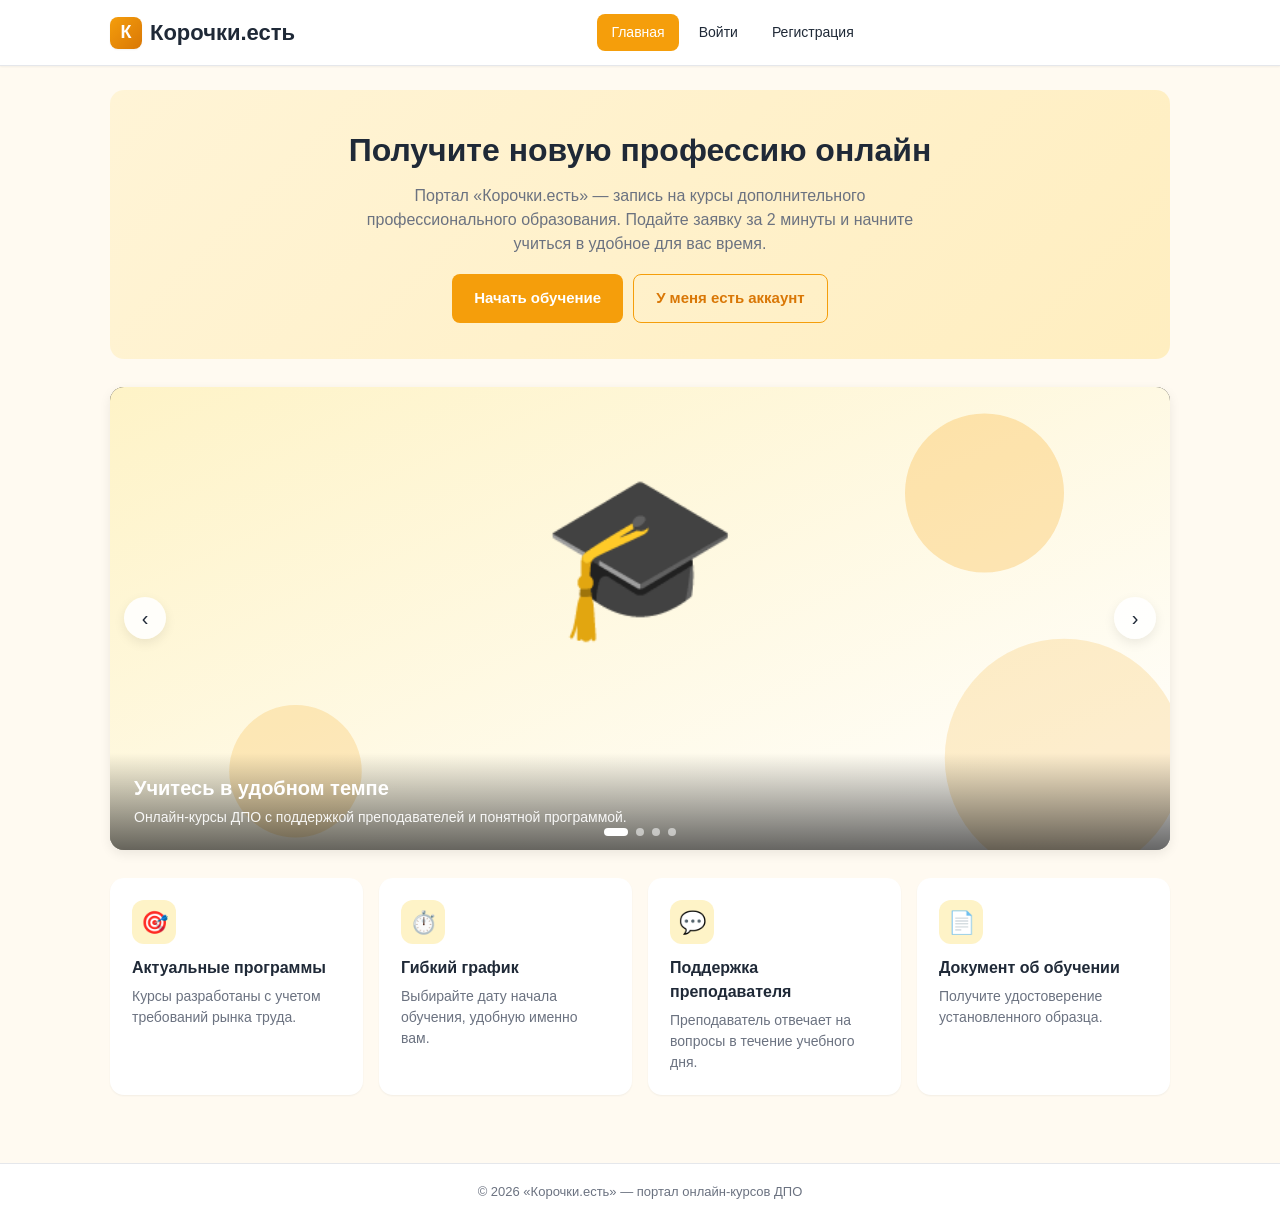
<file: index.html>
<!doctype html>
<html lang="ru">
  <head>
    <meta charset="utf-8" />
    <meta
      name="viewport"
      content="width=device-width,initial-scale=1,viewport-fit=cover"
    />
    <title>Корочки.есть — портал онлайн-курсов ДПО</title>
    <meta
      name="description"
      content="Запись на онлайн-курсы дополнительного профессионального образования"
    />
    <link rel="stylesheet" href="assets/css/style.css" />
  </head>
  <body>
    <header class="header" id="app-header"></header>

    <main class="main">
      <section class="hero">
        <h1>Получите новую профессию онлайн</h1>
        <p>
          Портал «Корочки.есть» — запись на курсы дополнительного
          профессионального образования. Подайте заявку за 2 минуты и начните
          учиться в удобное для вас время.
        </p>
        <div class="hero-cta">
          <a class="btn" href="register.html">Начать обучение</a>
          <a class="btn btn-outline" href="login.html">У меня есть аккаунт</a>
        </div>
      </section>

      <div class="slider" data-slider aria-roledescription="карусель"></div>

      <section class="features">
        <article class="feature">
          <div class="feature-icon">🎯</div>
          <h3>Актуальные программы</h3>
          <p>Курсы разработаны с учетом требований рынка труда.</p>
        </article>
        <article class="feature">
          <div class="feature-icon">⏱️</div>
          <h3>Гибкий график</h3>
          <p>Выбирайте дату начала обучения, удобную именно вам.</p>
        </article>
        <article class="feature">
          <div class="feature-icon">💬</div>
          <h3>Поддержка преподавателя</h3>
          <p>Преподаватель отвечает на вопросы в течение учебного дня.</p>
        </article>
        <article class="feature">
          <div class="feature-icon">📄</div>
          <h3>Документ об обучении</h3>
          <p>Получите удостоверение установленного образца.</p>
        </article>
      </section>
    </main>

    <footer class="footer" id="app-footer"></footer>

    <script src="assets/js/api.js"></script>
    <script src="assets/js/app.js"></script>
    <script src="assets/js/slider.js"></script>
  </body>
</html>
</file>
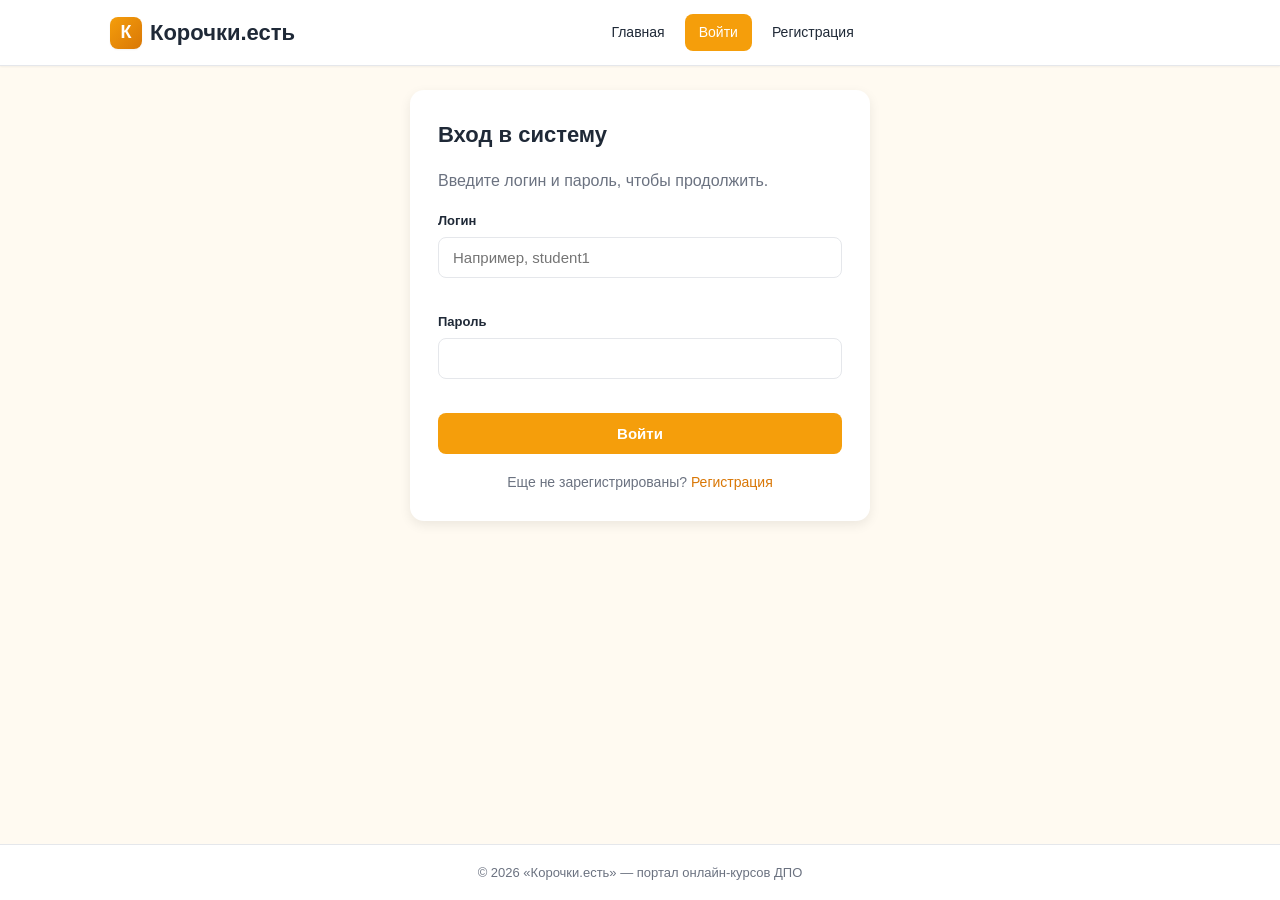
<file: admin.html>
<!doctype html>
<html lang="ru">
  <head>
    <meta charset="utf-8" />
    <meta
      name="viewport"
      content="width=device-width,initial-scale=1,viewport-fit=cover"
    />
    <title>Панель администратора — Корочки.есть</title>
    <link rel="stylesheet" href="assets/css/style.css" />
  </head>
  <body>
    <header class="header" id="app-header"></header>

    <main class="main">
      <h1 class="page-title">Панель администратора</h1>
      <p class="page-subtitle">
        Просмотр и обработка заявок пользователей. Изменяйте статус заявки по
        мере прохождения обучения.
      </p>

      <div class="toolbar">
        <input
          class="input"
          id="filter-search"
          placeholder="🔍 Поиск по ФИО / логину / курсу..."
        />
        <select class="select" id="filter-status">
          <option value="">Все статусы</option>
          <option value="Новая">Новая</option>
          <option value="Идет обучение">Идет обучение</option>
          <option value="Обучение завершено">Обучение завершено</option>
        </select>
        <select class="select" id="filter-course">
          <option value="">Все курсы</option>
        </select>
        <button class="btn btn-ghost" id="reset-filters">Сбросить</button>
      </div>

      <div id="summary" style="font-size:13.5px;color:var(--text-muted);margin-bottom:10px;"></div>

      <div class="table-wrap">
        <table class="table">
          <thead>
            <tr>
              <th>Пользователь</th>
              <th>Курс</th>
              <th>Дата начала</th>
              <th>Оплата</th>
              <th>Статус</th>
              <th>Создана</th>
              <th>Действия</th>
            </tr>
          </thead>
          <tbody id="tbody"></tbody>
        </table>
      </div>

      <div class="pagination" id="pagination"></div>
    </main>

    <footer class="footer" id="app-footer"></footer>

    <script src="assets/js/api.js"></script>
    <script src="assets/js/app.js"></script>
    <script>
      (function () {
        const Api = window.KorApi;
        const App = window.KorApp;
        const session = App.requireAuth('admin');
        if (!session) return;

        const PAGE_SIZE = 7;

        const searchEl = document.getElementById('filter-search');
        const statusEl = document.getElementById('filter-status');
        const courseEl = document.getElementById('filter-course');
        const resetBtn = document.getElementById('reset-filters');
        const tbody = document.getElementById('tbody');
        const pagination = document.getElementById('pagination');
        const summary = document.getElementById('summary');

        Api.COURSES.forEach((c) => {
          const opt = document.createElement('option');
          opt.value = c;
          opt.textContent = c;
          courseEl.appendChild(opt);
        });

        let all = [];
        let page = 1;

        function badge(status) {
          if (status === 'Новая') return '<span class="badge badge-new">Новая</span>';
          if (status === 'Идет обучение')
            return '<span class="badge badge-progress">Идет обучение</span>';
          return '<span class="badge badge-done">Обучение завершено</span>';
        }

        function filtered() {
          const q = searchEl.value.trim().toLowerCase();
          const status = statusEl.value;
          const course = courseEl.value;
          return all.filter((a) => {
            if (status && a.status !== status) return false;
            if (course && a.course !== course) return false;
            if (q) {
              const haystack = [
                a.user?.fio,
                a.user?.login,
                a.user?.email,
                a.course,
              ]
                .filter(Boolean)
                .join(' ')
                .toLowerCase();
              if (!haystack.includes(q)) return false;
            }
            return true;
          });
        }

        function render() {
          const list = filtered();
          const totalPages = Math.max(1, Math.ceil(list.length / PAGE_SIZE));
          if (page > totalPages) page = totalPages;
          const slice = list.slice((page - 1) * PAGE_SIZE, page * PAGE_SIZE);

          summary.textContent = list.length
            ? `Показано ${slice.length} из ${list.length} ${pluralize(list.length, 'заявки', 'заявок', 'заявок')}`
            : 'Заявки не найдены';

          if (!slice.length) {
            tbody.innerHTML = `
              <tr><td colspan="7">
                <div class="empty">
                  <div class="empty-icon">🔍</div>
                  <p>По заданным фильтрам ничего не найдено.</p>
                </div>
              </td></tr>`;
          } else {
            tbody.innerHTML = slice
              .map((a) => {
                const user = a.user || { fio: '—', login: '—', email: '' };
                return `
                  <tr data-id="${a.id}">
                    <td>
                      <div style="font-weight:600;">${App.escapeHtml(user.fio)}</div>
                      <div style="font-size:12px;color:var(--text-muted);">${App.escapeHtml(user.login)}${user.email ? ' · ' + App.escapeHtml(user.email) : ''}</div>
                    </td>
                    <td>${App.escapeHtml(a.course)}</td>
                    <td>${App.escapeHtml(a.startDate)}</td>
                    <td>${App.escapeHtml(a.payment)}</td>
                    <td>${badge(a.status)}</td>
                    <td>${App.formatDate(a.createdAt)}</td>
                    <td>
                      <div class="table-actions">
                        ${actionButtonsFor(a)}
                      </div>
                    </td>
                  </tr>`;
              })
              .join('');
          }

          renderPagination(totalPages);
        }

        function actionButtonsFor(a) {
          const next = [];
          if (a.status === 'Новая') {
            next.push({ to: 'Идет обучение', label: '▶ Начать обучение' });
          } else if (a.status === 'Идет обучение') {
            next.push({ to: 'Обучение завершено', label: '✓ Завершить' });
            next.push({ to: 'Новая', label: '↺ Вернуть в новые', ghost: true });
          } else if (a.status === 'Обучение завершено') {
            next.push({ to: 'Идет обучение', label: '↺ Вернуть в обучение', ghost: true });
          }
          return next
            .map(
              (n) =>
                `<button class="btn ${n.ghost ? 'btn-ghost' : 'btn-outline'} btn-sm" data-status="${n.to}">${n.label}</button>`
            )
            .join('');
        }

        function renderPagination(totalPages) {
          if (totalPages <= 1) {
            pagination.innerHTML = '';
            return;
          }
          const buttons = [];
          buttons.push(
            `<button data-p="${page - 1}" ${page === 1 ? 'disabled' : ''}>‹</button>`
          );
          for (let i = 1; i <= totalPages; i++) {
            buttons.push(
              `<button data-p="${i}" class="${i === page ? 'active' : ''}">${i}</button>`
            );
          }
          buttons.push(
            `<button data-p="${page + 1}" ${page === totalPages ? 'disabled' : ''}>›</button>`
          );
          pagination.innerHTML = buttons.join('');
        }

        function pluralize(n, one, few, many) {
          const mod10 = n % 10;
          const mod100 = n % 100;
          if (mod10 === 1 && mod100 !== 11) return one;
          if (mod10 >= 2 && mod10 <= 4 && (mod100 < 10 || mod100 >= 20)) return few;
          return many;
        }

        pagination.addEventListener('click', (e) => {
          const btn = e.target.closest('button[data-p]');
          if (!btn || btn.disabled) return;
          page = parseInt(btn.dataset.p, 10);
          render();
          window.scrollTo({ top: 0, behavior: 'smooth' });
        });

        tbody.addEventListener('click', async (e) => {
          const btn = e.target.closest('button[data-status]');
          if (!btn) return;
          const row = btn.closest('tr[data-id]');
          const id = row?.dataset.id;
          if (!id) return;
          const newStatus = btn.dataset.status;
          try {
            await Api.setApplicationStatus(id, newStatus);
            App.toast(`Статус изменен: ${newStatus}`, 'success');
            const app = all.find((a) => a.id === id);
            if (app) app.status = newStatus;
            render();
          } catch (err) {
            App.toast(err.message, 'error');
          }
        });

        [searchEl, statusEl, courseEl].forEach((el) =>
          el.addEventListener('input', () => {
            page = 1;
            render();
          })
        );
        statusEl.addEventListener('change', () => {
          page = 1;
          render();
        });
        courseEl.addEventListener('change', () => {
          page = 1;
          render();
        });

        resetBtn.addEventListener('click', () => {
          searchEl.value = '';
          statusEl.value = '';
          courseEl.value = '';
          page = 1;
          render();
          App.toast('Фильтры сброшены', 'info');
        });

        async function load() {
          tbody.innerHTML =
            '<tr><td colspan="7"><div class="empty"><div class="spinner" style="border-color:#eee;border-top-color:#f59e0b;margin:0 auto;"></div><p style="margin-top:12px;">Загрузка заявок...</p></div></td></tr>';
          try {
            all = await Api.listAllApplications();
            render();
          } catch (err) {
            App.toast(err.message, 'error');
          }
        }

        load();
      })();
    </script>
  </body>
</html>
</file>
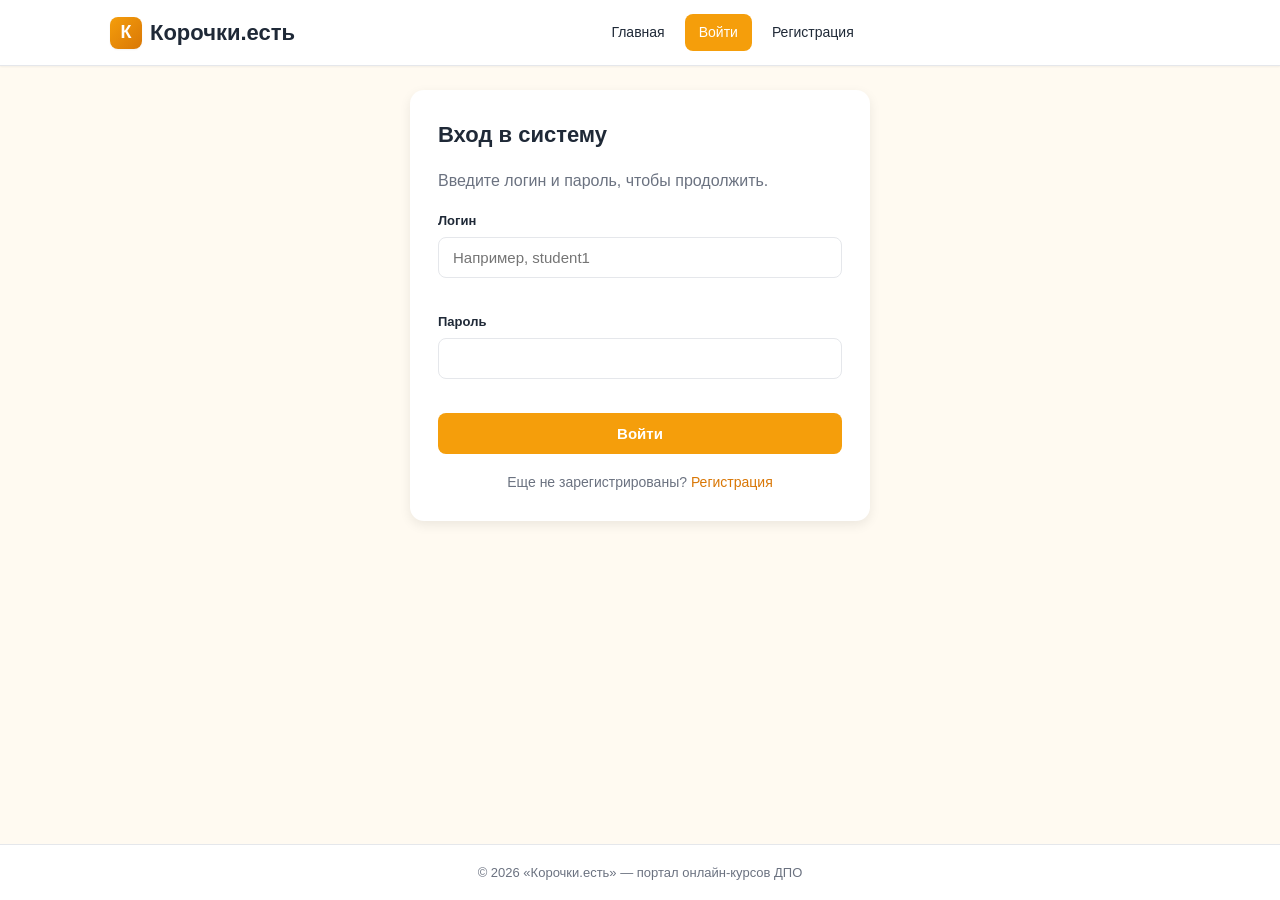
<file: applications.html>
<!doctype html>
<html lang="ru">
  <head>
    <meta charset="utf-8" />
    <meta
      name="viewport"
      content="width=device-width,initial-scale=1,viewport-fit=cover"
    />
    <title>Мои заявки — Корочки.есть</title>
    <link rel="stylesheet" href="assets/css/style.css" />
  </head>
  <body>
    <header class="header" id="app-header"></header>

    <main class="main">
      <div
        style="display:flex;justify-content:space-between;align-items:center;flex-wrap:wrap;gap:12px;margin-bottom:18px;"
      >
        <div>
          <h1 class="page-title">Мои заявки</h1>
          <p class="page-subtitle" style="margin-bottom:0;">
            Все ваши заявки на обучение и их статусы.
          </p>
        </div>
        <a class="btn" href="new-application.html">+ Новая заявка</a>
      </div>

      <div id="list" class="application-list"></div>
    </main>

    <footer class="footer" id="app-footer"></footer>

    <script src="assets/js/api.js"></script>
    <script src="assets/js/app.js"></script>
    <script>
      (function () {
        const Api = window.KorApi;
        const App = window.KorApp;
        const session = App.requireAuth('user');
        if (!session) return;

        const list = document.getElementById('list');

        function badgeFor(status) {
          if (status === 'Новая') return '<span class="badge badge-new">Новая</span>';
          if (status === 'Идет обучение')
            return '<span class="badge badge-progress">Идет обучение</span>';
          return '<span class="badge badge-done">Обучение завершено</span>';
        }

        function render(apps) {
          if (!apps.length) {
            list.innerHTML = `
              <div class="empty">
                <div class="empty-icon">📋</div>
                <h3>Заявок пока нет</h3>
                <p>Создайте первую заявку, чтобы начать обучение.</p>
                <p style="margin-top:14px;">
                  <a class="btn" href="new-application.html">Создать заявку</a>
                </p>
              </div>`;
            return;
          }

          list.innerHTML = apps
            .map((a) => {
              const isDone = a.status === 'Обучение завершено';
              const reviewBlock = a.review
                ? `<div class="application-review">
                     <strong>Ваш отзыв:</strong> ${App.escapeHtml(a.review)}
                   </div>`
                : '';
              const reviewBtn = isDone
                ? `<button class="btn btn-outline btn-sm" data-action="review" data-id="${a.id}">
                     ${a.review ? '✎ Изменить отзыв' : '★ Оставить отзыв'}
                   </button>`
                : `<button class="btn btn-ghost btn-sm" disabled title="Отзыв доступен после завершения обучения">
                     ★ Оставить отзыв
                   </button>`;

              return `
                <article class="application">
                  <div class="application-head">
                    <div class="application-course">${App.escapeHtml(a.course)}</div>
                    ${badgeFor(a.status)}
                  </div>
                  <div class="application-meta">
                    <span>📅 Начало: ${App.escapeHtml(a.startDate)}</span>
                    <span>💳 ${App.escapeHtml(a.payment)}</span>
                    <span>📝 Создана: ${App.formatDate(a.createdAt)}</span>
                  </div>
                  ${reviewBlock}
                  <div class="application-actions">
                    ${reviewBtn}
                  </div>
                </article>
              `;
            })
            .join('');
        }

        async function load() {
          list.innerHTML =
            '<div class="empty"><div class="spinner" style="border-color:#eee;border-top-color:#f59e0b;margin:0 auto;"></div><p style="margin-top:12px;">Загрузка...</p></div>';
          try {
            const apps = await Api.getMyApplications();
            render(apps);
          } catch (err) {
            App.toast(err.message, 'error');
          }
        }

        list.addEventListener('click', (e) => {
          const btn = e.target.closest('button[data-action="review"]');
          if (!btn) return;
          openReviewModal(btn.dataset.id);
        });

        function openReviewModal(appId) {
          App.modal({
            title: 'Отзыв о качестве образовательных услуг',
            body: `
              <p style="margin-bottom:10px;color:var(--text-muted);font-size:14px;">
                Поделитесь впечатлениями о курсе. Это поможет другим студентам.
              </p>
              <textarea
                class="textarea"
                id="review-text"
                placeholder="Что понравилось, что можно улучшить?"
                maxlength="600"
              ></textarea>
            `,
            confirmText: 'Сохранить отзыв',
            cancelText: 'Отмена',
            async onConfirm(modalEl) {
              const text = modalEl.querySelector('#review-text').value.trim();
              if (!text) {
                App.toast('Отзыв не может быть пустым', 'warning');
                return false;
              }
              try {
                await Api.leaveReview(appId, text);
                App.toast('Спасибо! Отзыв сохранен.', 'success');
                load();
              } catch (err) {
                App.toast(err.message, 'error');
                return false;
              }
            },
          });
        }

        load();
      })();
    </script>
  </body>
</html>
</file>
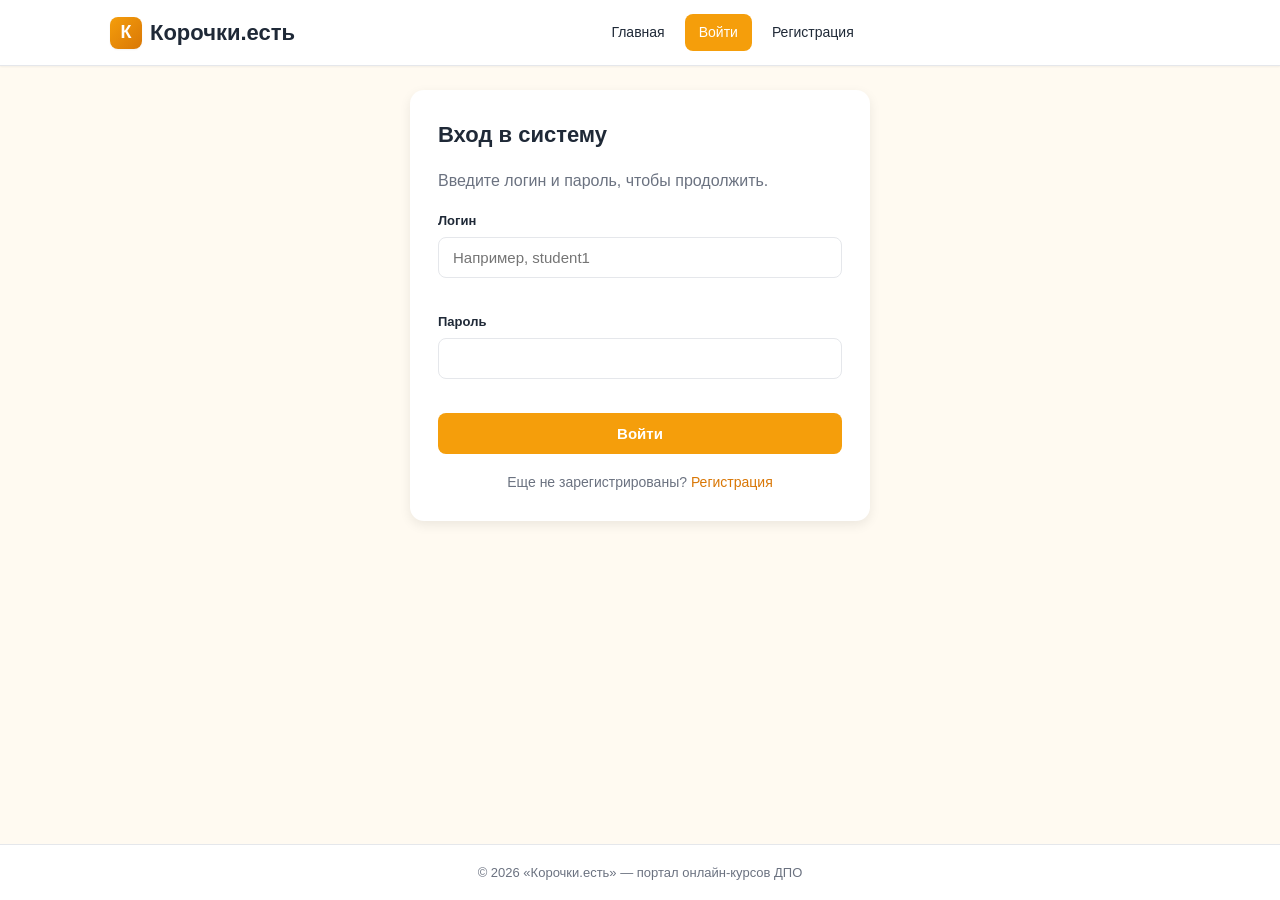
<file: login.html>
<!doctype html>
<html lang="ru">
  <head>
    <meta charset="utf-8" />
    <meta
      name="viewport"
      content="width=device-width,initial-scale=1,viewport-fit=cover"
    />
    <title>Вход — Корочки.есть</title>
    <link rel="stylesheet" href="assets/css/style.css" />
  </head>
  <body>
    <header class="header" id="app-header"></header>

    <main class="main">
      <div class="card card-narrow">
        <h1 class="card-title">Вход в систему</h1>
        <p class="page-subtitle" style="margin-bottom:18px;">
          Введите логин и пароль, чтобы продолжить.
        </p>

        <form id="login-form" novalidate>
          <div class="form-group">
            <label class="label" for="login">Логин</label>
            <input
              class="input"
              id="login"
              name="login"
              autocomplete="username"
              placeholder="Например, student1"
            />
            <small class="field-error" data-error-for="login"></small>
          </div>

          <div class="form-group">
            <label class="label" for="password">Пароль</label>
            <input
              class="input"
              id="password"
              name="password"
              type="password"
              autocomplete="current-password"
            />
            <small class="field-error" data-error-for="password"></small>
          </div>

          <button class="btn btn-block" type="submit" id="submit-btn">Войти</button>

          <p class="form-footer">
            Еще не зарегистрированы?
            <a href="register.html">Регистрация</a>
          </p>
        </form>
      </div>
    </main>

    <footer class="footer" id="app-footer"></footer>

    <script src="assets/js/api.js"></script>
    <script src="assets/js/app.js"></script>
    <script src="assets/js/validators.js"></script>
    <script>
      (function () {
        const Api = window.KorApi;
        const App = window.KorApp;
        const V = window.KorValidators;

        const existing = Api.getSession();
        if (existing) {
          location.href =
            existing.role === 'admin' ? 'admin.html' : 'applications.html';
        }

        const form = document.getElementById('login-form');
        const loginInput = document.getElementById('login');
        const passwordInput = document.getElementById('password');
        const submit = document.getElementById('submit-btn');

        const checkLogin = V.bind(loginInput, (v) =>
          v.trim() ? null : 'Введите логин'
        );
        const checkPwd = V.bind(passwordInput, (v) =>
          v ? null : 'Введите пароль'
        );

        form.addEventListener('submit', async (e) => {
          e.preventDefault();
          const e1 = checkLogin();
          const e2 = checkPwd();
          if (e1 || e2) return;

          App.setButtonLoading(submit, true);
          try {
            const session = await Api.login(
              loginInput.value.trim(),
              passwordInput.value
            );
            App.toast(`Добро пожаловать, ${session.fio || session.login}!`, 'success');
            setTimeout(() => {
              location.href =
                session.role === 'admin' ? 'admin.html' : 'applications.html';
            }, 350);
          } catch (err) {
            App.setButtonLoading(submit, false);
            const errorEl = passwordInput.parentElement.querySelector('.field-error');
            if (errorEl) errorEl.textContent = err.message;
            passwordInput.classList.add('is-error');
            loginInput.classList.add('is-error');
            App.toast(err.message, 'error');
          }
        });
      })();
    </script>
  </body>
</html>
</file>
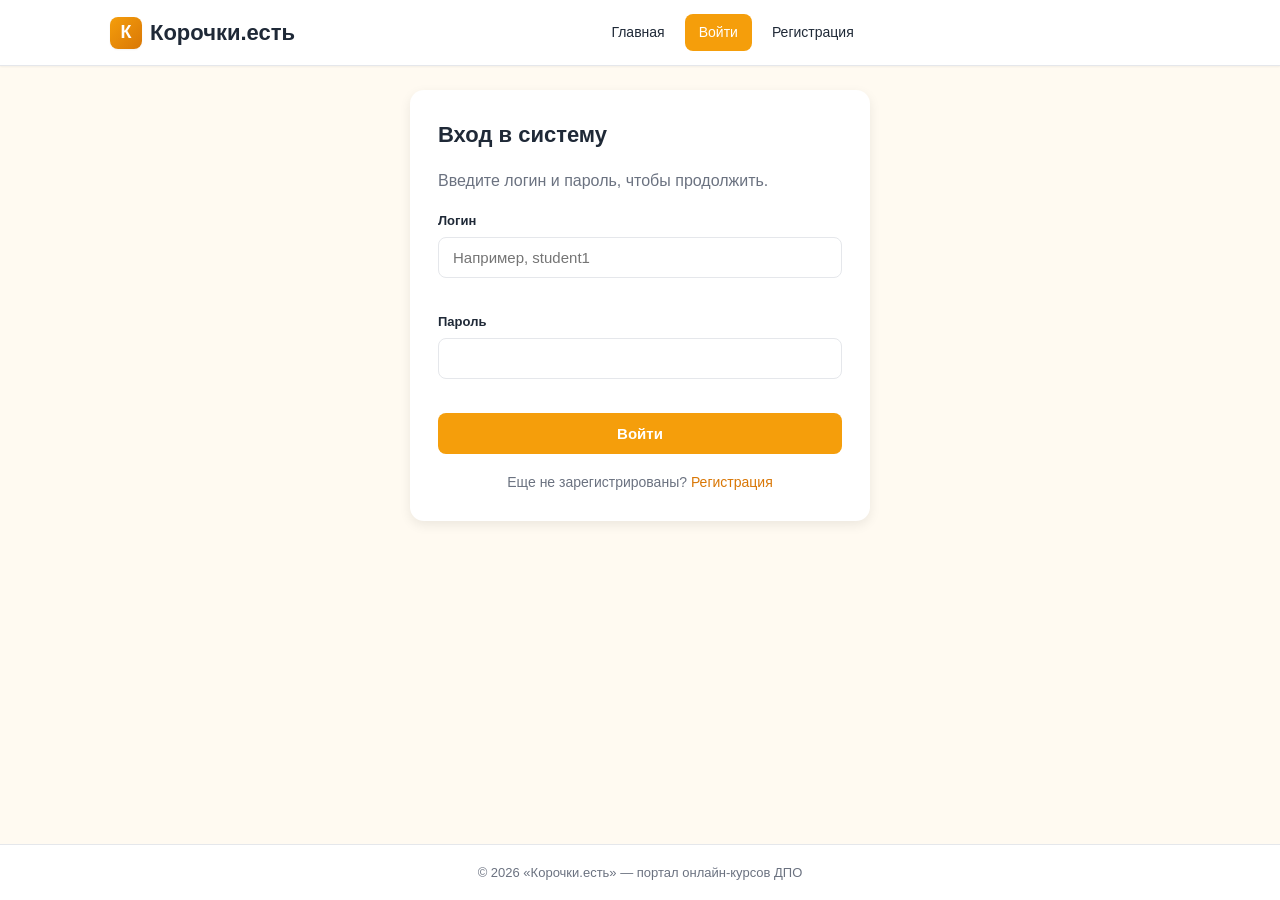
<file: new-application.html>
<!doctype html>
<html lang="ru">
  <head>
    <meta charset="utf-8" />
    <meta
      name="viewport"
      content="width=device-width,initial-scale=1,viewport-fit=cover"
    />
    <title>Новая заявка — Корочки.есть</title>
    <link rel="stylesheet" href="assets/css/style.css" />
  </head>
  <body>
    <header class="header" id="app-header"></header>

    <main class="main">
      <h1 class="page-title">Новая заявка на обучение</h1>
      <p class="page-subtitle">
        Выберите курс, укажите желаемую дату начала и удобный способ оплаты.
      </p>

      <div class="card card-narrow">
        <form id="app-form" novalidate>
          <div class="form-group">
            <label class="label" for="course">Наименование курса</label>
            <select class="select" id="course" name="course">
              <option value="">— выберите курс —</option>
            </select>
            <small class="field-error"></small>
          </div>

          <div class="form-group">
            <label class="label" for="startDate">Желаемая дата начала</label>
            <input
              class="input"
              id="startDate"
              name="startDate"
              inputmode="numeric"
              placeholder="ДД.ММ.ГГГГ"
              maxlength="10"
            />
            <small class="field-error"></small>
          </div>

          <div class="form-group">
            <label class="label">Способ оплаты</label>
            <div class="radio-group" id="payment-group">
              <label class="radio-tile">
                <input type="radio" name="payment" value="Наличными" />
                <span>💵 Наличными</span>
              </label>
              <label class="radio-tile">
                <input
                  type="radio"
                  name="payment"
                  value="Переводом по номеру телефона"
                />
                <span>📱 Перевод по телефону</span>
              </label>
            </div>
            <small class="field-error" id="payment-error"></small>
          </div>

          <div style="display:flex;gap:10px;margin-top:6px;">
            <a class="btn btn-ghost" href="applications.html">Отмена</a>
            <button class="btn" type="submit" id="submit-btn" style="flex:1;">
              Отправить
            </button>
          </div>
        </form>
      </div>
    </main>

    <footer class="footer" id="app-footer"></footer>

    <script src="assets/js/api.js"></script>
    <script src="assets/js/app.js"></script>
    <script src="assets/js/validators.js"></script>
    <script>
      (function () {
        const Api = window.KorApi;
        const App = window.KorApp;
        const V = window.KorValidators;

        if (!App.requireAuth('user')) return;

        const select = document.getElementById('course');
        Api.COURSES.forEach((c) => {
          const opt = document.createElement('option');
          opt.value = c;
          opt.textContent = c;
          select.appendChild(opt);
        });

        const form = document.getElementById('app-form');
        const dateInput = document.getElementById('startDate');
        const submit = document.getElementById('submit-btn');
        const paymentError = document.getElementById('payment-error');

        // авто-маска даты ДД.ММ.ГГГГ
        dateInput.addEventListener('input', () => {
          let v = dateInput.value.replace(/\D/g, '').slice(0, 8);
          if (v.length > 4) v = v.slice(0, 2) + '.' + v.slice(2, 4) + '.' + v.slice(4);
          else if (v.length > 2) v = v.slice(0, 2) + '.' + v.slice(2);
          dateInput.value = v;
        });

        const checkCourse = V.bind(select, (v) =>
          v ? null : 'Выберите курс из списка'
        );
        const checkDate = V.bind(dateInput, V.dateDMY);

        const checkPayment = () => {
          const v = form.payment && form.payment.value;
          paymentError.textContent = v ? '' : 'Выберите способ оплаты';
          return v ? null : 'Выберите способ оплаты';
        };
        form.querySelectorAll('input[name="payment"]').forEach((el) =>
          el.addEventListener('change', checkPayment)
        );

        form.addEventListener('submit', async (e) => {
          e.preventDefault();
          const errors = [checkCourse(), checkDate(), checkPayment()].filter(Boolean);
          if (errors.length) {
            App.toast('Проверьте поля заявки', 'error');
            return;
          }

          App.setButtonLoading(submit, true);
          try {
            await Api.createApplication({
              course: select.value,
              startDate: dateInput.value.trim(),
              payment: form.payment.value,
            });
            App.toast('Заявка отправлена администратору на рассмотрение', 'success');
            setTimeout(() => (location.href = 'applications.html'), 700);
          } catch (err) {
            App.setButtonLoading(submit, false);
            App.toast(err.message, 'error');
          }
        });
      })();
    </script>
  </body>
</html>
</file>
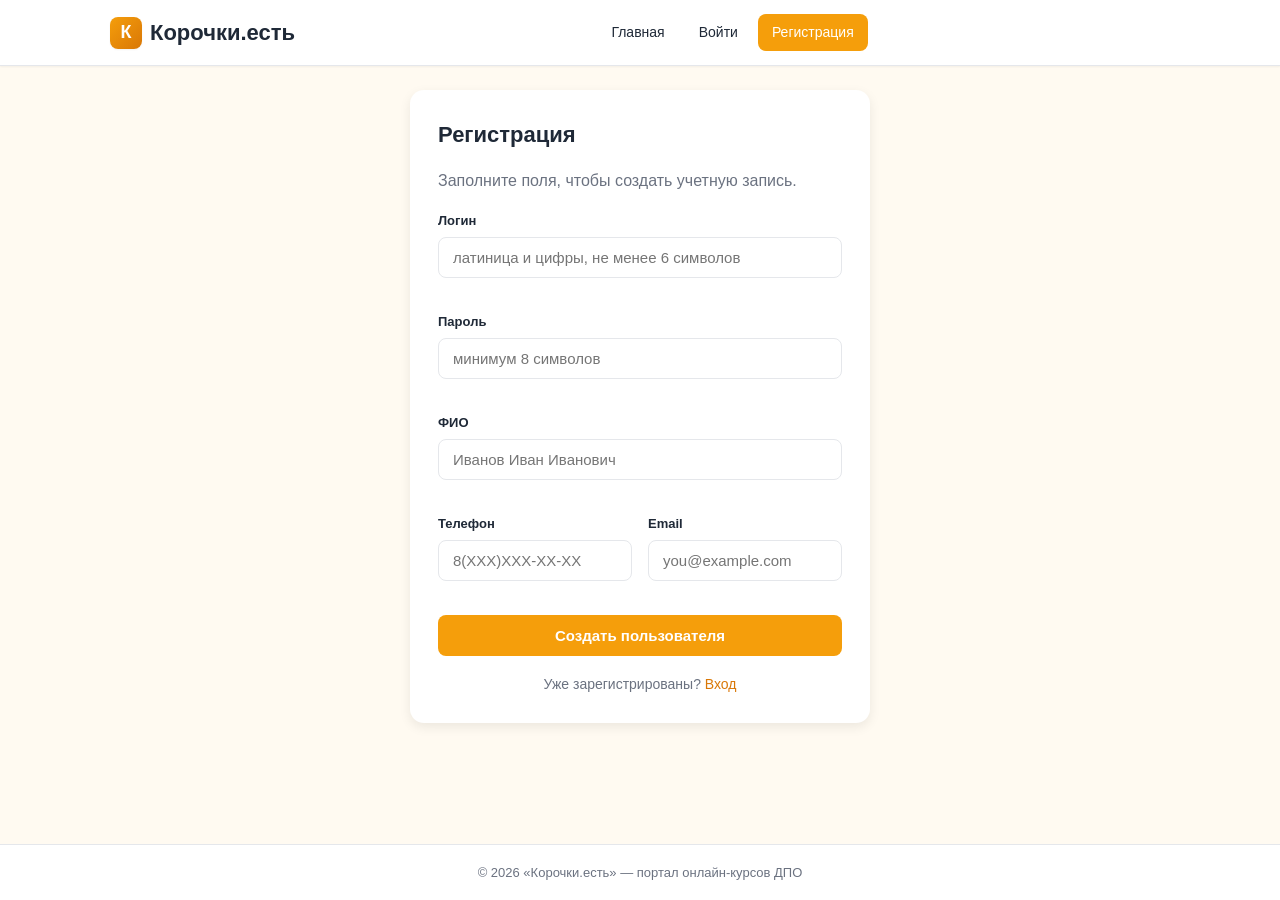
<file: register.html>
<!doctype html>
<html lang="ru">
  <head>
    <meta charset="utf-8" />
    <meta
      name="viewport"
      content="width=device-width,initial-scale=1,viewport-fit=cover"
    />
    <title>Регистрация — Корочки.есть</title>
    <link rel="stylesheet" href="assets/css/style.css" />
  </head>
  <body>
    <header class="header" id="app-header"></header>

    <main class="main">
      <div class="card card-narrow">
        <h1 class="card-title">Регистрация</h1>
        <p class="page-subtitle" style="margin-bottom:18px;">
          Заполните поля, чтобы создать учетную запись.
        </p>

        <form id="register-form" novalidate>
          <div class="form-group">
            <label class="label" for="login">Логин</label>
            <input
              class="input"
              id="login"
              name="login"
              autocomplete="username"
              placeholder="латиница и цифры, не менее 6 символов"
            />
            <small class="field-error"></small>
          </div>

          <div class="form-group">
            <label class="label" for="password">Пароль</label>
            <input
              class="input"
              id="password"
              name="password"
              type="password"
              autocomplete="new-password"
              placeholder="минимум 8 символов"
            />
            <small class="field-error"></small>
          </div>

          <div class="form-group">
            <label class="label" for="fio">ФИО</label>
            <input
              class="input"
              id="fio"
              name="fio"
              placeholder="Иванов Иван Иванович"
            />
            <small class="field-error"></small>
          </div>

          <div class="form-row">
            <div class="form-group">
              <label class="label" for="phone">Телефон</label>
              <input
                class="input"
                id="phone"
                name="phone"
                inputmode="tel"
                placeholder="8(XXX)XXX-XX-XX"
              />
              <small class="field-error"></small>
            </div>

            <div class="form-group">
              <label class="label" for="email">Email</label>
              <input
                class="input"
                id="email"
                name="email"
                type="email"
                autocomplete="email"
                placeholder="you@example.com"
              />
              <small class="field-error"></small>
            </div>
          </div>

          <button class="btn btn-block" type="submit" id="submit-btn">
            Создать пользователя
          </button>

          <p class="form-footer">
            Уже зарегистрированы?
            <a href="login.html">Вход</a>
          </p>
        </form>
      </div>
    </main>

    <footer class="footer" id="app-footer"></footer>

    <script src="assets/js/api.js"></script>
    <script src="assets/js/app.js"></script>
    <script src="assets/js/validators.js"></script>
    <script>
      (function () {
        const Api = window.KorApi;
        const App = window.KorApp;
        const V = window.KorValidators;

        const form = document.getElementById('register-form');
        const login = document.getElementById('login');
        const password = document.getElementById('password');
        const fio = document.getElementById('fio');
        const phone = document.getElementById('phone');
        const email = document.getElementById('email');
        const submit = document.getElementById('submit-btn');

        App.applyPhoneMask(phone);

        const checks = [
          V.bind(login, V.login),
          V.bind(password, V.password),
          V.bind(fio, V.fio),
          V.bind(phone, V.phone),
          V.bind(email, V.email),
        ];

        form.addEventListener('submit', async (e) => {
          e.preventDefault();
          const errors = checks.map((c) => c()).filter(Boolean);
          if (errors.length) {
            App.toast('Проверьте корректность заполнения формы', 'error');
            return;
          }

          App.setButtonLoading(submit, true);
          try {
            await Api.register({
              login: login.value.trim(),
              password: password.value,
              fio: fio.value.trim(),
              phone: phone.value.trim(),
              email: email.value.trim(),
            });
            App.toast('Пользователь создан. Теперь войдите в систему.', 'success');
            setTimeout(() => (location.href = 'login.html'), 700);
          } catch (err) {
            App.setButtonLoading(submit, false);
            if (err.code === 'LOGIN_TAKEN') {
              const errorEl = login.parentElement.querySelector('.field-error');
              if (errorEl) errorEl.textContent = err.message;
              login.classList.add('is-error');
              login.focus();
            }
            App.toast(err.message, 'error');
          }
        });
      })();
    </script>
  </body>
</html>
</file>
<file: assets/css/style.css>
:root {
  --primary: #f59e0b;
  --primary-dark: #d97706;
  --primary-light: #fef3c7;
  --bg: #fffaf1;
  --surface: #ffffff;
  --text: #1f2937;
  --text-muted: #6b7280;
  --border: #e5e7eb;
  --danger: #ef4444;
  --success: #10b981;
  --info: #3b82f6;
  --warning: #f59e0b;
  --shadow-sm: 0 1px 2px rgba(0, 0, 0, 0.05);
  --shadow: 0 4px 12px rgba(0, 0, 0, 0.08);
  --shadow-lg: 0 12px 32px rgba(0, 0, 0, 0.12);
  --radius: 14px;
  --radius-sm: 8px;
  --transition: 200ms cubic-bezier(0.4, 0, 0.2, 1);
}

* {
  box-sizing: border-box;
  margin: 0;
  padding: 0;
}

html,
body {
  height: 100%;
}

body {
  font-family: 'Inter', 'Segoe UI', Roboto, -apple-system, sans-serif;
  background: var(--bg);
  color: var(--text);
  line-height: 1.5;
  -webkit-font-smoothing: antialiased;
  min-height: 100vh;
  display: flex;
  flex-direction: column;
}

a {
  color: var(--primary-dark);
  text-decoration: none;
  transition: color var(--transition);
}

a:hover {
  color: var(--primary);
}

/* ===== Header ===== */
.header {
  background: var(--surface);
  border-bottom: 1px solid var(--border);
  box-shadow: var(--shadow-sm);
  position: sticky;
  top: 0;
  z-index: 50;
}

.header-inner {
  max-width: 1100px;
  margin: 0 auto;
  padding: 14px 20px;
  display: flex;
  align-items: center;
  justify-content: space-between;
  gap: 16px;
}

.logo {
  font-weight: 800;
  font-size: 22px;
  color: var(--text);
  display: flex;
  align-items: center;
  gap: 8px;
}

.logo-mark {
  width: 32px;
  height: 32px;
  border-radius: 8px;
  background: linear-gradient(135deg, var(--primary), var(--primary-dark));
  display: inline-flex;
  align-items: center;
  justify-content: center;
  color: #fff;
  font-size: 18px;
  box-shadow: var(--shadow-sm);
}

.nav {
  display: flex;
  align-items: center;
  gap: 6px;
}

.nav a {
  padding: 8px 14px;
  border-radius: var(--radius-sm);
  font-weight: 500;
  font-size: 14px;
  color: var(--text);
  transition: background var(--transition), color var(--transition);
}

.nav a:hover {
  background: var(--primary-light);
  color: var(--primary-dark);
}

.nav a.active {
  background: var(--primary);
  color: #fff;
}

.nav-burger {
  display: none;
  background: none;
  border: none;
  width: 40px;
  height: 40px;
  border-radius: 8px;
  cursor: pointer;
  font-size: 22px;
}

.user-chip {
  display: flex;
  align-items: center;
  gap: 8px;
  background: var(--primary-light);
  color: var(--primary-dark);
  padding: 6px 12px;
  border-radius: 999px;
  font-size: 13px;
  font-weight: 600;
}

/* ===== Layout ===== */
.main {
  flex: 1;
  width: 100%;
  max-width: 1100px;
  margin: 0 auto;
  padding: 24px 20px 40px;
}

.page-title {
  font-size: 28px;
  font-weight: 700;
  margin-bottom: 6px;
}

.page-subtitle {
  color: var(--text-muted);
  margin-bottom: 24px;
}

/* ===== Card ===== */
.card {
  background: var(--surface);
  border-radius: var(--radius);
  box-shadow: var(--shadow);
  padding: 28px;
  animation: fadeUp 320ms ease both;
}

.card-narrow {
  max-width: 460px;
  margin: 0 auto;
}

.card-title {
  font-size: 22px;
  font-weight: 700;
  margin-bottom: 18px;
}

/* ===== Form ===== */
.form-group {
  margin-bottom: 16px;
}

.form-row {
  display: grid;
  grid-template-columns: 1fr 1fr;
  gap: 16px;
}

.label {
  display: block;
  font-size: 13px;
  font-weight: 600;
  color: var(--text);
  margin-bottom: 6px;
}

.input,
.select,
.textarea {
  width: 100%;
  padding: 11px 14px;
  border: 1.5px solid var(--border);
  border-radius: var(--radius-sm);
  font-size: 15px;
  font-family: inherit;
  background: var(--surface);
  color: var(--text);
  transition: border-color var(--transition), box-shadow var(--transition);
}

.input:focus,
.select:focus,
.textarea:focus {
  outline: none;
  border-color: var(--primary);
  box-shadow: 0 0 0 3px rgba(245, 158, 11, 0.18);
}

.input.is-error,
.select.is-error,
.textarea.is-error {
  border-color: var(--danger);
  box-shadow: 0 0 0 3px rgba(239, 68, 68, 0.12);
}

.textarea {
  min-height: 90px;
  resize: vertical;
}

.field-error {
  display: block;
  color: var(--danger);
  font-size: 12.5px;
  margin-top: 6px;
  min-height: 1em;
}

.radio-group {
  display: flex;
  gap: 10px;
  flex-wrap: wrap;
}

.radio-tile {
  flex: 1;
  min-width: 140px;
  position: relative;
  cursor: pointer;
}

.radio-tile input {
  position: absolute;
  opacity: 0;
  pointer-events: none;
}

.radio-tile span {
  display: block;
  text-align: center;
  padding: 12px;
  border: 1.5px solid var(--border);
  border-radius: var(--radius-sm);
  font-weight: 500;
  font-size: 14px;
  transition: all var(--transition);
}

.radio-tile input:checked + span {
  border-color: var(--primary);
  background: var(--primary-light);
  color: var(--primary-dark);
  font-weight: 600;
}

/* ===== Button ===== */
.btn {
  display: inline-flex;
  align-items: center;
  justify-content: center;
  gap: 8px;
  padding: 12px 22px;
  background: var(--primary);
  color: #fff;
  border: none;
  border-radius: var(--radius-sm);
  font-size: 15px;
  font-weight: 600;
  font-family: inherit;
  cursor: pointer;
  transition: transform var(--transition), background var(--transition),
    box-shadow var(--transition);
}

.btn:hover {
  background: var(--primary-dark);
  transform: translateY(-1px);
  box-shadow: var(--shadow);
}

.btn:active {
  transform: translateY(0);
}

.btn-block {
  width: 100%;
}

.btn-outline {
  background: transparent;
  color: var(--primary-dark);
  border: 1.5px solid var(--primary);
}

.btn-outline:hover {
  background: var(--primary-light);
  color: var(--primary-dark);
}

.btn-ghost {
  background: transparent;
  color: var(--text);
  border: 1.5px solid var(--border);
}

.btn-ghost:hover {
  background: var(--primary-light);
  color: var(--primary-dark);
  border-color: var(--primary);
}

.btn-sm {
  padding: 7px 14px;
  font-size: 13px;
}

.btn-danger {
  background: var(--danger);
}

.btn-danger:hover {
  background: #dc2626;
}

.form-footer {
  margin-top: 18px;
  text-align: center;
  color: var(--text-muted);
  font-size: 14px;
}

/* ===== Hero & Slider ===== */
.hero {
  background: linear-gradient(135deg, #fff4d6 0%, #ffeec0 100%);
  border-radius: var(--radius);
  padding: 36px 28px;
  margin-bottom: 28px;
  text-align: center;
  animation: fadeUp 320ms ease both;
}

.hero h1 {
  font-size: 32px;
  font-weight: 800;
  margin-bottom: 10px;
}

.hero p {
  color: var(--text-muted);
  max-width: 560px;
  margin: 0 auto 18px;
  font-size: 16px;
}

.hero-cta {
  display: flex;
  gap: 10px;
  justify-content: center;
  flex-wrap: wrap;
}

.slider {
  position: relative;
  border-radius: var(--radius);
  overflow: hidden;
  box-shadow: var(--shadow);
  background: #111;
  margin-bottom: 28px;
  aspect-ratio: 16 / 7;
}

.slider-track {
  position: absolute;
  inset: 0;
  display: flex;
  transition: transform 520ms cubic-bezier(0.4, 0, 0.2, 1);
}

.slider-slide {
  flex: 0 0 100%;
  position: relative;
  overflow: hidden;
}

.slider-slide img,
.slider-slide svg {
  width: 100%;
  height: 100%;
  object-fit: cover;
  display: block;
}

.slider-caption {
  position: absolute;
  left: 0;
  right: 0;
  bottom: 0;
  padding: 20px 24px 22px;
  background: linear-gradient(180deg, transparent, rgba(0, 0, 0, 0.6));
  color: #fff;
}

.slider-caption h3 {
  font-size: 20px;
  margin-bottom: 4px;
}

.slider-caption p {
  font-size: 14px;
  opacity: 0.92;
}

.slider-btn {
  position: absolute;
  top: 50%;
  transform: translateY(-50%);
  width: 42px;
  height: 42px;
  border-radius: 50%;
  background: rgba(255, 255, 255, 0.88);
  border: none;
  cursor: pointer;
  font-size: 20px;
  display: flex;
  align-items: center;
  justify-content: center;
  color: var(--text);
  transition: background var(--transition), transform var(--transition);
  box-shadow: var(--shadow);
}

.slider-btn:hover {
  background: #fff;
  transform: translateY(-50%) scale(1.06);
}

.slider-btn.prev {
  left: 14px;
}

.slider-btn.next {
  right: 14px;
}

.slider-dots {
  position: absolute;
  bottom: 14px;
  left: 50%;
  transform: translateX(-50%);
  display: flex;
  gap: 8px;
  z-index: 2;
}

.slider-dot {
  width: 8px;
  height: 8px;
  border-radius: 50%;
  background: rgba(255, 255, 255, 0.55);
  border: none;
  cursor: pointer;
  transition: all var(--transition);
}

.slider-dot.active {
  background: #fff;
  width: 24px;
  border-radius: 4px;
}

/* ===== Features ===== */
.features {
  display: grid;
  grid-template-columns: repeat(auto-fit, minmax(220px, 1fr));
  gap: 16px;
  margin-bottom: 28px;
}

.feature {
  background: var(--surface);
  border-radius: var(--radius);
  padding: 22px;
  box-shadow: var(--shadow-sm);
  transition: transform var(--transition), box-shadow var(--transition);
}

.feature:hover {
  transform: translateY(-3px);
  box-shadow: var(--shadow);
}

.feature-icon {
  width: 44px;
  height: 44px;
  border-radius: 12px;
  background: var(--primary-light);
  color: var(--primary-dark);
  display: inline-flex;
  align-items: center;
  justify-content: center;
  font-size: 22px;
  margin-bottom: 12px;
}

.feature h3 {
  font-size: 16px;
  margin-bottom: 6px;
}

.feature p {
  font-size: 14px;
  color: var(--text-muted);
}

/* ===== Application cards ===== */
.application-list {
  display: grid;
  gap: 16px;
}

.application {
  background: var(--surface);
  border-radius: var(--radius);
  padding: 20px 22px;
  box-shadow: var(--shadow-sm);
  border-left: 4px solid var(--primary);
  animation: fadeUp 280ms ease both;
}

.application-head {
  display: flex;
  justify-content: space-between;
  align-items: flex-start;
  gap: 12px;
  margin-bottom: 8px;
  flex-wrap: wrap;
}

.application-course {
  font-size: 17px;
  font-weight: 700;
}

.application-meta {
  font-size: 13.5px;
  color: var(--text-muted);
  display: flex;
  flex-wrap: wrap;
  gap: 14px;
  margin-top: 8px;
}

.application-meta span::before {
  content: '•';
  margin-right: 6px;
  color: var(--primary);
}

.application-meta span:first-child::before {
  display: none;
}

.application-review {
  margin-top: 12px;
  padding: 12px 14px;
  background: var(--primary-light);
  border-radius: var(--radius-sm);
  font-size: 14px;
  color: var(--text);
}

.application-actions {
  margin-top: 12px;
  display: flex;
  gap: 8px;
  flex-wrap: wrap;
}

/* ===== Badge ===== */
.badge {
  display: inline-flex;
  align-items: center;
  gap: 4px;
  padding: 4px 10px;
  border-radius: 999px;
  font-size: 12px;
  font-weight: 600;
  white-space: nowrap;
}

.badge-new {
  background: #dbeafe;
  color: #1d4ed8;
}

.badge-progress {
  background: #fef3c7;
  color: #92400e;
}

.badge-done {
  background: #d1fae5;
  color: #065f46;
}

/* ===== Table (admin) ===== */
.toolbar {
  display: flex;
  gap: 10px;
  flex-wrap: wrap;
  margin-bottom: 18px;
  align-items: center;
}

.toolbar .input,
.toolbar .select {
  width: auto;
  flex: 1;
  min-width: 160px;
}

.table-wrap {
  background: var(--surface);
  border-radius: var(--radius);
  box-shadow: var(--shadow-sm);
  overflow-x: auto;
}

.table {
  width: 100%;
  border-collapse: collapse;
  font-size: 14px;
  min-width: 720px;
}

.table th,
.table td {
  padding: 12px 14px;
  text-align: left;
  border-bottom: 1px solid var(--border);
}

.table thead th {
  background: #fafafa;
  font-size: 12.5px;
  font-weight: 600;
  text-transform: uppercase;
  letter-spacing: 0.04em;
  color: var(--text-muted);
}

.table tbody tr {
  transition: background var(--transition);
}

.table tbody tr:hover {
  background: #fff7e1;
}

.table-actions {
  display: flex;
  gap: 6px;
  flex-wrap: wrap;
}

.pagination {
  display: flex;
  justify-content: center;
  gap: 6px;
  margin-top: 18px;
}

.pagination button {
  min-width: 36px;
  height: 36px;
  padding: 0 10px;
  border-radius: var(--radius-sm);
  background: var(--surface);
  color: var(--text);
  border: 1px solid var(--border);
  font-size: 14px;
  cursor: pointer;
  transition: all var(--transition);
}

.pagination button:hover:not(:disabled) {
  border-color: var(--primary);
  color: var(--primary-dark);
}

.pagination button.active {
  background: var(--primary);
  color: #fff;
  border-color: var(--primary);
}

.pagination button:disabled {
  opacity: 0.4;
  cursor: not-allowed;
}

/* ===== Empty state ===== */
.empty {
  text-align: center;
  padding: 48px 20px;
  color: var(--text-muted);
}

.empty-icon {
  font-size: 48px;
  margin-bottom: 12px;
  opacity: 0.6;
}

/* ===== Toasts ===== */
.toasts {
  position: fixed;
  top: 80px;
  right: 20px;
  z-index: 200;
  display: flex;
  flex-direction: column;
  gap: 10px;
  pointer-events: none;
}

.toast {
  pointer-events: auto;
  min-width: 220px;
  max-width: 360px;
  background: var(--surface);
  color: var(--text);
  padding: 12px 16px;
  border-radius: var(--radius-sm);
  box-shadow: var(--shadow-lg);
  border-left: 4px solid var(--info);
  font-size: 14px;
  animation: toastIn 240ms ease, toastOut 240ms ease 3.6s forwards;
}

.toast.success {
  border-left-color: var(--success);
}

.toast.error {
  border-left-color: var(--danger);
}

.toast.warning {
  border-left-color: var(--warning);
}

/* ===== Modal ===== */
.modal-backdrop {
  position: fixed;
  inset: 0;
  background: rgba(15, 23, 42, 0.55);
  display: none;
  align-items: center;
  justify-content: center;
  z-index: 100;
  animation: fadeIn 200ms ease;
  padding: 20px;
}

.modal-backdrop.open {
  display: flex;
}

.modal {
  background: var(--surface);
  border-radius: var(--radius);
  width: 100%;
  max-width: 440px;
  padding: 26px;
  box-shadow: var(--shadow-lg);
  animation: modalIn 240ms cubic-bezier(0.4, 0, 0.2, 1);
}

.modal-title {
  font-size: 19px;
  font-weight: 700;
  margin-bottom: 14px;
}

.modal-actions {
  margin-top: 18px;
  display: flex;
  gap: 10px;
  justify-content: flex-end;
}

/* ===== Footer ===== */
.footer {
  background: var(--surface);
  border-top: 1px solid var(--border);
  padding: 18px 20px;
  text-align: center;
  font-size: 13px;
  color: var(--text-muted);
}

/* ===== Animations ===== */
@keyframes fadeUp {
  from {
    opacity: 0;
    transform: translateY(8px);
  }
  to {
    opacity: 1;
    transform: translateY(0);
  }
}

@keyframes fadeIn {
  from {
    opacity: 0;
  }
  to {
    opacity: 1;
  }
}

@keyframes modalIn {
  from {
    opacity: 0;
    transform: translateY(20px) scale(0.96);
  }
  to {
    opacity: 1;
    transform: translateY(0) scale(1);
  }
}

@keyframes toastIn {
  from {
    opacity: 0;
    transform: translateX(20px);
  }
  to {
    opacity: 1;
    transform: translateX(0);
  }
}

@keyframes toastOut {
  to {
    opacity: 0;
    transform: translateX(20px);
  }
}

@keyframes spin {
  to {
    transform: rotate(360deg);
  }
}

.spinner {
  width: 18px;
  height: 18px;
  border: 2px solid rgba(255, 255, 255, 0.4);
  border-top-color: #fff;
  border-radius: 50%;
  animation: spin 700ms linear infinite;
}

/* ===== Responsive ===== */
@media (max-width: 760px) {
  .nav {
    position: fixed;
    top: 60px;
    right: 12px;
    left: 12px;
    flex-direction: column;
    align-items: stretch;
    background: var(--surface);
    border-radius: var(--radius);
    box-shadow: var(--shadow-lg);
    padding: 10px;
    gap: 4px;
    transform: translateY(-12px);
    opacity: 0;
    pointer-events: none;
    transition: all var(--transition);
  }

  .nav.open {
    transform: translateY(0);
    opacity: 1;
    pointer-events: auto;
  }

  .nav-burger {
    display: inline-flex;
    align-items: center;
    justify-content: center;
  }

  .form-row {
    grid-template-columns: 1fr;
    gap: 0;
  }

  .hero h1 {
    font-size: 24px;
  }

  .hero {
    padding: 26px 18px;
  }

  .card {
    padding: 22px 18px;
  }

  .page-title {
    font-size: 23px;
  }

  .slider {
    aspect-ratio: 4 / 3;
  }

  .slider-caption h3 {
    font-size: 17px;
  }

  .slider-caption p {
    font-size: 13px;
  }

  .toolbar .input,
  .toolbar .select {
    min-width: 100%;
  }

  .toasts {
    top: auto;
    bottom: 16px;
    right: 16px;
    left: 16px;
  }

  .toast {
    max-width: none;
  }
}

@media (max-width: 420px) {
  .hero h1 {
    font-size: 22px;
  }

  .main {
    padding: 18px 14px 32px;
  }

  .header-inner {
    padding: 12px 14px;
  }

  .btn {
    padding: 11px 16px;
    font-size: 14px;
  }
}
</file>
